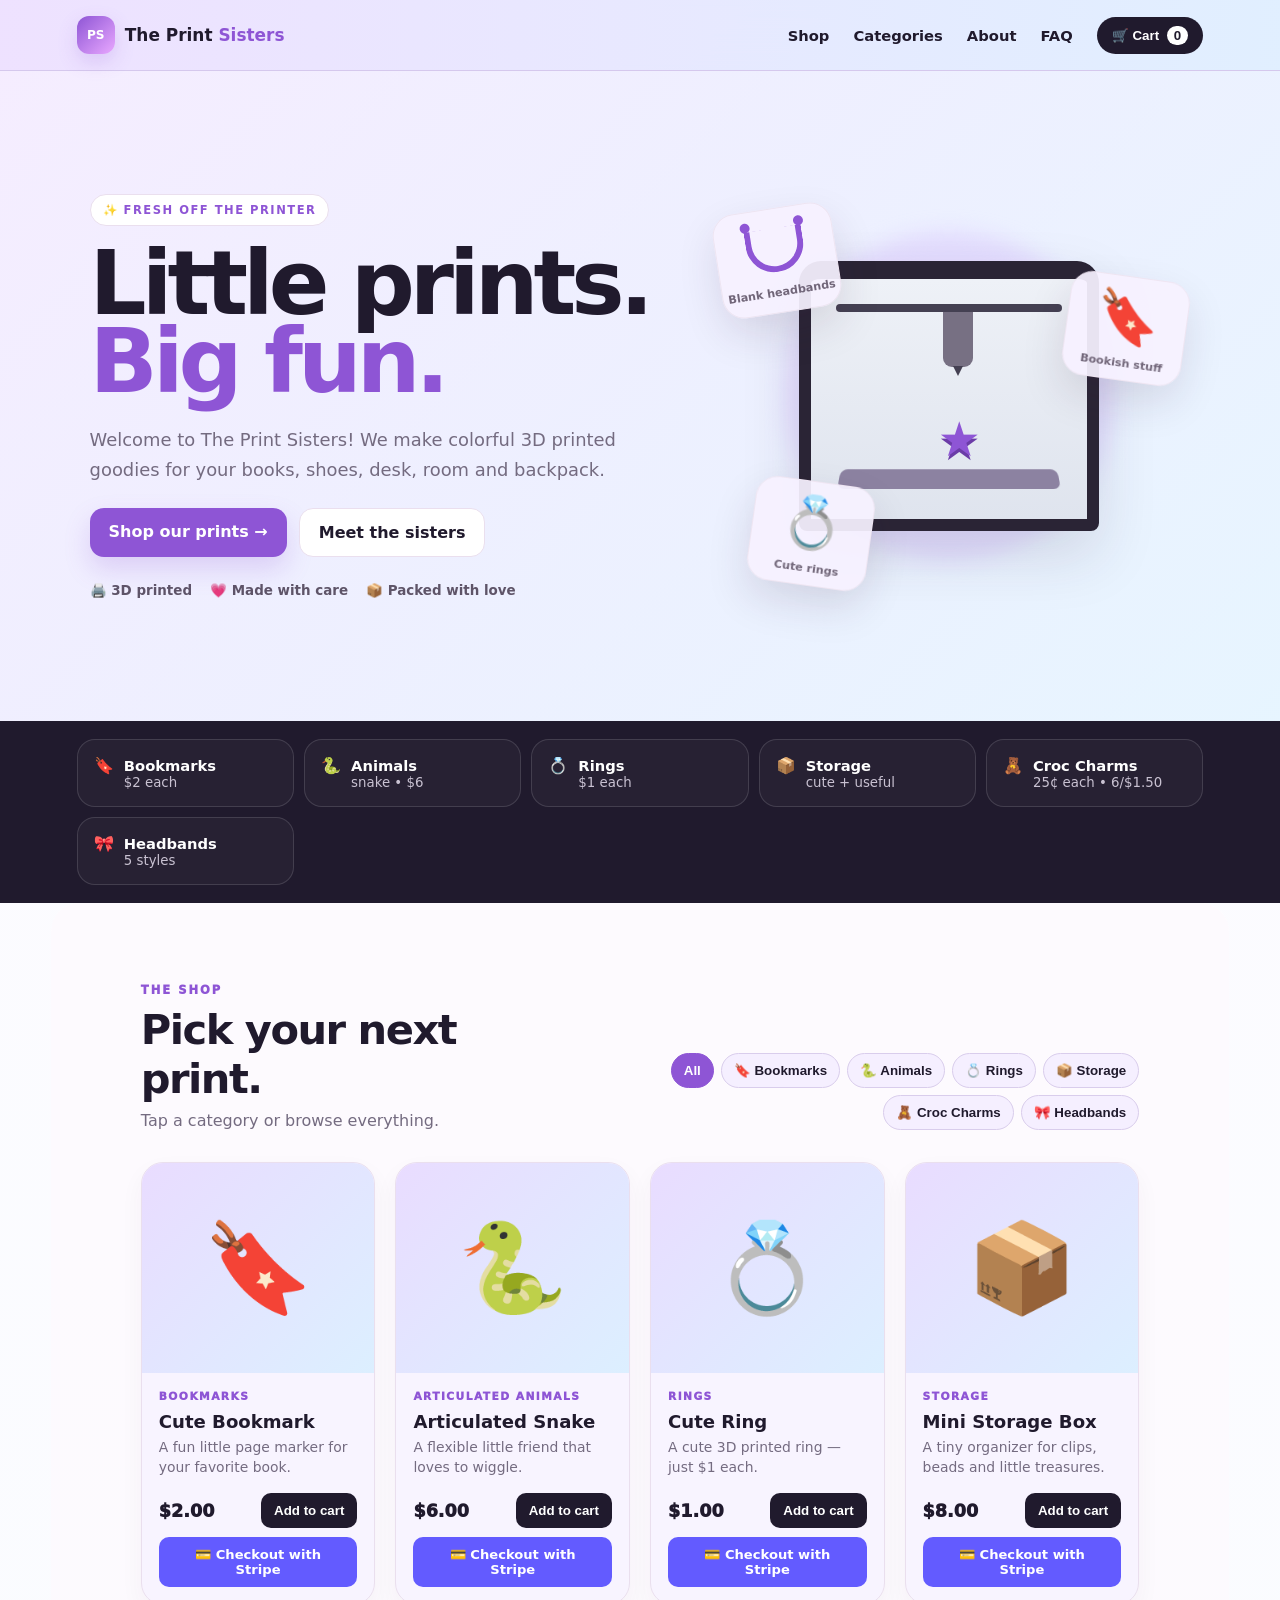
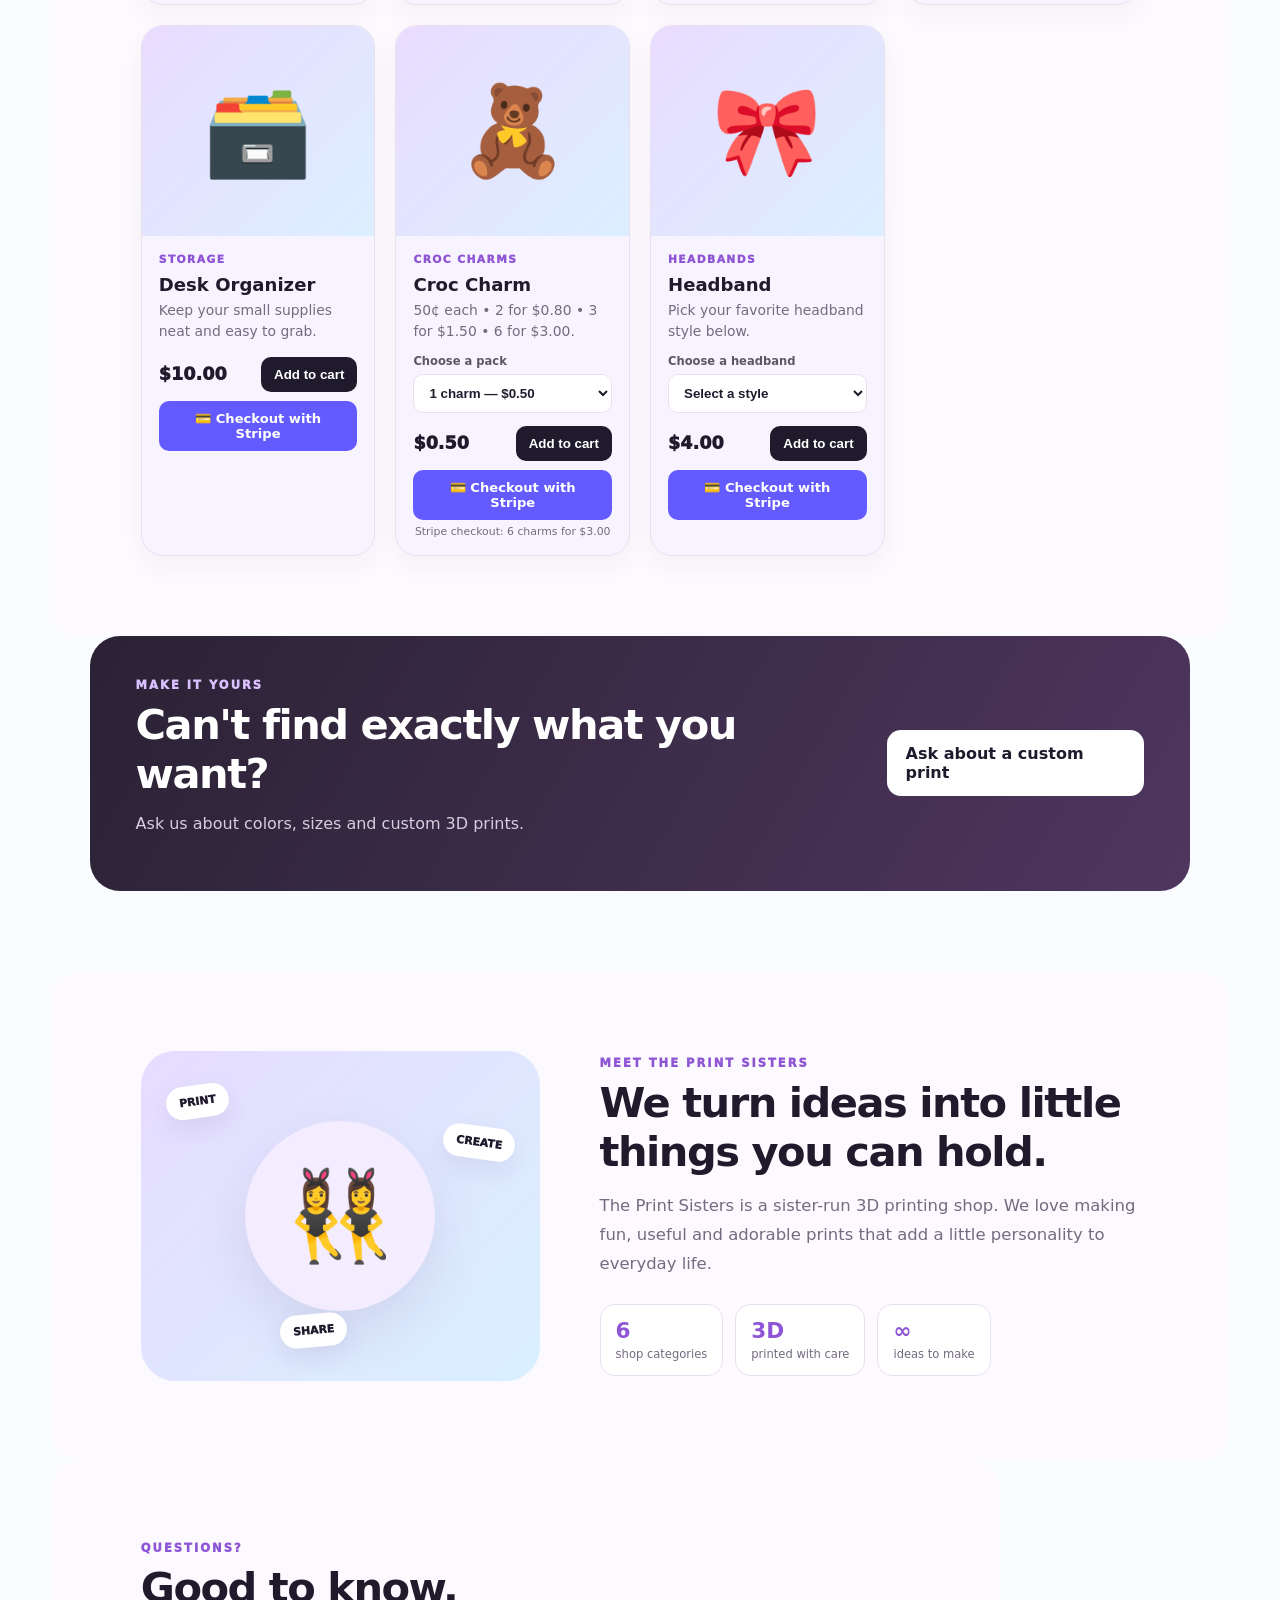
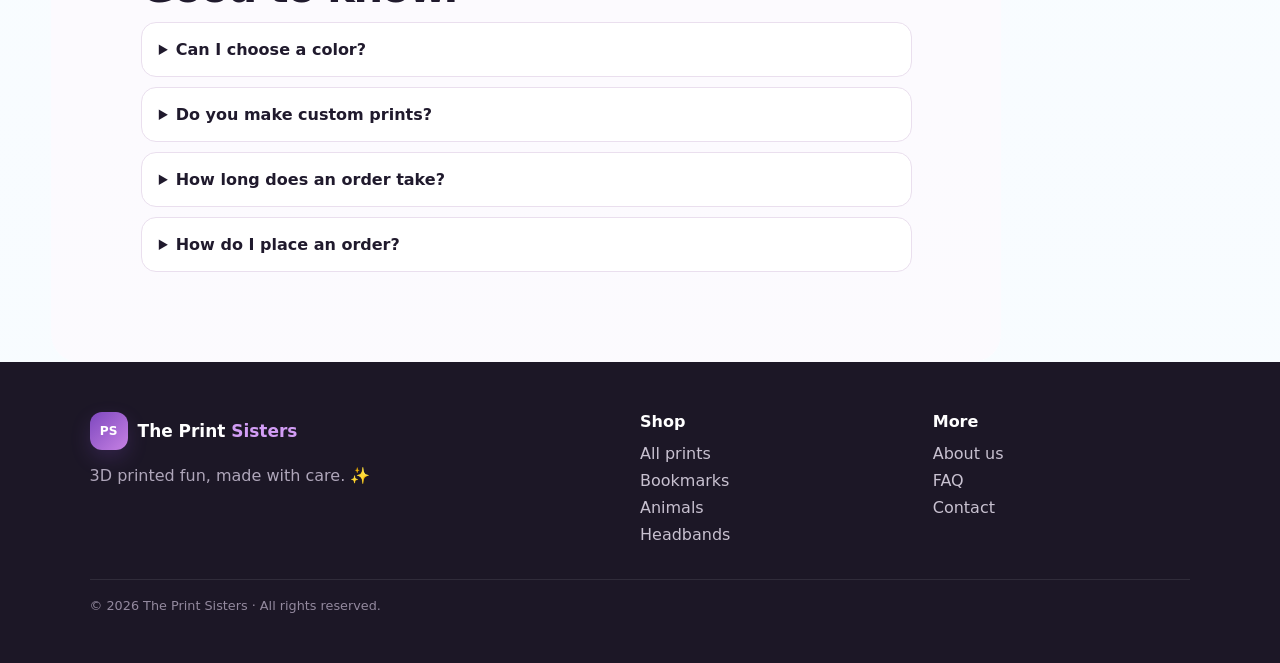
<file: index.html>
<!doctype html>
<html lang="en">
<head>
  <meta charset="utf-8">
  <meta name="viewport" content="width=device-width,initial-scale=1">
  <title>The Print Sisters | 3D Printed Fun</title>
  <meta name="description" content="The Print Sisters — bookmarks, articulated animals, rings, storage, Croc charms and headbands made with 3D printing.">
  <link rel="stylesheet" href="style.css">
</head>
<body>
<header class="nav">
  <a class="brand" href="#home"><span class="brand-mark">PS</span><span>The Print <b>Sisters</b></span></a>
  <nav class="links">
    <a href="#shop">Shop</a><a href="#categories">Categories</a><a href="#about">About</a><a href="#faq">FAQ</a>
    <button class="cart-open" onclick="toggleCart(true)">🛒 <span>Cart</span> <b id="cartCount">0</b></button>
  </nav>
  <button class="menu" onclick="toggleMenu()">☰</button>
</header>

<div id="mobileNav" class="mobile-nav">
  <a href="#shop" onclick="toggleMenu()">Shop</a><a href="#categories" onclick="toggleMenu()">Categories</a><a href="#about" onclick="toggleMenu()">About</a><a href="#faq" onclick="toggleMenu()">FAQ</a>
</div>

<main id="home">
  <section class="hero">
    <div class="hero-copy">
      <div class="pill">✨ FRESH OFF THE PRINTER</div>
      <h1>Little prints.<br><span>Big fun.</span></h1>
      <p>Welcome to The Print Sisters! We make colorful 3D printed goodies for your books, shoes, desk, room and backpack.</p>
      <div class="hero-actions"><a class="btn primary" href="#shop">Shop our prints →</a><a class="btn secondary" href="#about">Meet the sisters</a></div>
      <div class="trust"><span>🖨️ 3D printed</span><span>💗 Made with care</span><span>📦 Packed with love</span></div>
    </div>
    <div class="printer-scene" aria-label="3D printer illustration">
      <div class="glow"></div><div class="print-frame"><div class="top-rail"></div><div class="nozzle"></div><div class="print-bed"></div><div class="little-print">★</div></div>
      <div class="floating-card fc1"><div class="blank-headband" aria-hidden="true"></div><small>Blank headbands</small></div>
      <div class="floating-card fc2">🔖<small>Bookish stuff</small></div>
      <div class="floating-card fc3">💍<small>Cute rings</small></div>
    </div>
  </section>

  <section id="categories" class="cat-band">
    <a data-filter-link="bookmark" href="#shop">🔖 <b>Bookmarks</b><small>$2 each</small></a>
    <a data-filter-link="animal" href="#shop">🐍 <b>Animals</b><small>snake • $6</small></a>
    <a data-filter-link="ring" href="#shop">💍 <b>Rings</b><small>$1 each</small></a>
    <a data-filter-link="storage" href="#shop">📦 <b>Storage</b><small>cute + useful</small></a>
    <a data-filter-link="charm" href="#shop">🧸 <b>Croc Charms</b><small>25¢ each • 6/$1.50</small></a>
    <a data-filter-link="headband" href="#shop">🎀 <b>Headbands</b><small>5 styles</small></a>
  </section>

  <section id="shop" class="section shop">
    <div class="section-head">
      <div><div class="eyebrow">THE SHOP</div><h2>Pick your next print.</h2><p>Tap a category or browse everything.</p></div>
      <div class="filters">
        <button class="filter active" data-filter="all">All</button>
        <button class="filter" data-filter="bookmark">🔖 Bookmarks</button>
        <button class="filter" data-filter="animal">🐍 Animals</button>
        <button class="filter" data-filter="ring">💍 Rings</button>
        <button class="filter" data-filter="storage">📦 Storage</button>
        <button class="filter" data-filter="charm">🧸 Croc Charms</button>
        <button class="filter" data-filter="headband">🎀 Headbands</button>
      </div>
    </div>
    <div id="products" class="product-grid"></div>
  </section>

  <section class="banner">
    <div><div class="eyebrow light">MAKE IT YOURS</div><h2>Can't find exactly what you want?</h2><p>Ask us about colors, sizes and custom 3D prints.</p></div>
    <a class="btn white" href="mailto:sagelondon09@gmail.com?subject=Custom%20Print%20Request">Ask about a custom print</a>
  </section>

  <section id="about" class="section about">
    <div class="about-art"><div class="orb">👯‍♀️</div><span class="bubble b1">PRINT</span><span class="bubble b2">CREATE</span><span class="bubble b3">SHARE</span></div>
    <div class="about-copy"><div class="eyebrow">MEET THE PRINT SISTERS</div><h2>We turn ideas into little things you can hold.</h2><p>The Print Sisters is a sister-run 3D printing shop. We love making fun, useful and adorable prints that add a little personality to everyday life.</p><div class="mini-stats"><div><b>6</b><span>shop categories</span></div><div><b>3D</b><span>printed with care</span></div><div><b>∞</b><span>ideas to make</span></div></div></div>
  </section>

  <section id="faq" class="section faq">
    <div class="eyebrow">QUESTIONS?</div><h2>Good to know.</h2>
    <details><summary>Can I choose a color?</summary><p>Yes! Color choices can depend on the print. Ask us which colors are available for the item you want.</p></details>
    <details><summary>Do you make custom prints?</summary><p>Yes. Send us your idea and we can talk about the design, size and color.</p></details>
    <details><summary>How long does an order take?</summary><p>Most items are made to order. Your actual turnaround time should be listed here before you publish.</p></details>
    <details><summary>How do I place an order?</summary><p>Add items to your cart, then use the order button to send the order details to The Print Sisters.</p></details>
  </section>
</main>

<footer><div class="footer-brand"><a class="brand" href="#home"><span class="brand-mark">PS</span><span>The Print <b>Sisters</b></span></a><p>3D printed fun, made with care. ✨</p></div><div><b>Shop</b><a href="#shop">All prints</a><a href="#shop" data-footer-filter="bookmark">Bookmarks</a><a href="#shop" data-footer-filter="animal">Animals</a><a href="#shop" data-footer-filter="headband">Headbands</a></div><div><b>More</b><a href="#about">About us</a><a href="#faq">FAQ</a><a href="mailto:sagelondon09@gmail.com">Contact</a></div><div class="footer-bottom">© 2026 The Print Sisters · All rights reserved.</div></footer>

<div id="cartDrawer" class="overlay" onclick="outsideCart(event)">
  <aside class="cart-drawer"><div class="cart-top"><h2>Your cart 🛒</h2><button onclick="toggleCart(false)">×</button></div><div id="cartItems"></div><div class="cart-bottom"><div class="total"><span>Total</span><b id="cartTotal">$0.00</b></div><button class="btn primary full" onclick="sendOrder()">Place order request</button><p>We'll open an email with your order details. You can confirm the final price, color and pickup/shipping details with us.</p></div></aside>
</div>

<script src="script.js"></script>
</body></html>
</file>
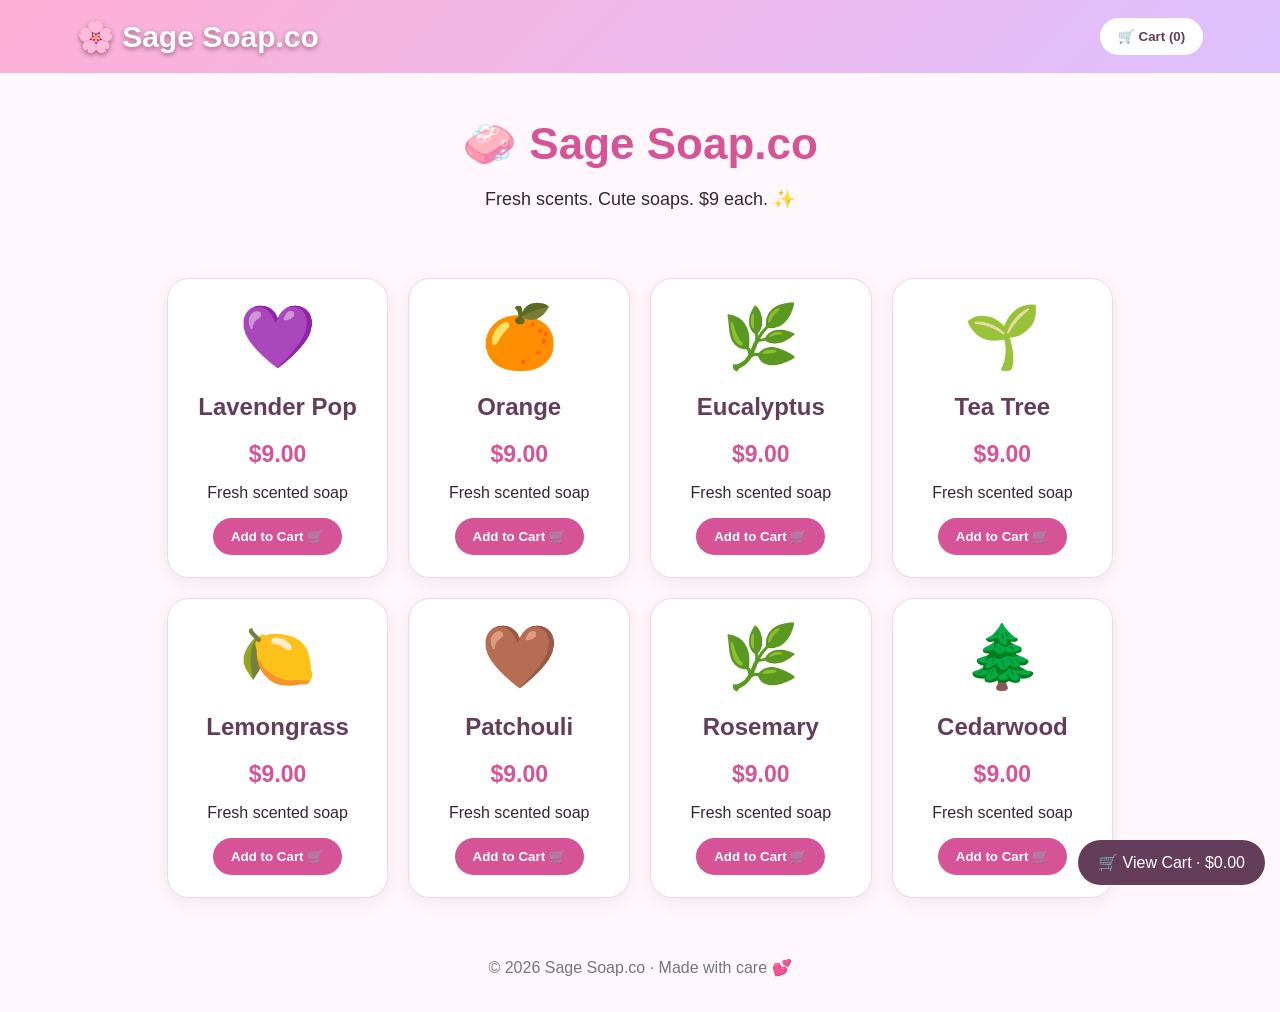
<file: index-2.html>
<!DOCTYPE html>
<html lang="en">
<head>
<meta charset="UTF-8">
<meta name="viewport" content="width=device-width, initial-scale=1.0">
<title>Sage Soap.co</title>
<style>
*{box-sizing:border-box}body{margin:0;font-family:Arial,sans-serif;background:#fff7fb;color:#332733}
header{background:linear-gradient(135deg,#ffafd5,#ddc1ff);padding:18px 6%;display:flex;justify-content:space-between;align-items:center;position:sticky;top:0;z-index:5}
.logo{font-size:30px;font-weight:800;color:#fff;text-shadow:0 2px 5px #9b6484}
button{border:0;border-radius:22px;padding:11px 18px;font-weight:bold;cursor:pointer}.cartBtn{background:#fff;color:#633d59}
.hero{text-align:center;padding:45px 20px 25px}.hero h1{font-size:44px;color:#d65396;margin:0 0 8px}.hero p{font-size:18px}
.products{display:grid;grid-template-columns:repeat(auto-fit,minmax(210px,1fr));gap:20px;padding:25px 6%;max-width:1100px;margin:auto}
.card{background:#fff;border-radius:22px;padding:22px;text-align:center;box-shadow:0 5px 18px #0001;border:1px solid #f1d8e6}.soap{font-size:62px}
.card h2{color:#633d59}.price{font-size:23px;font-weight:bold;color:#d55396;margin:10px}.add{background:#d55396;color:#fff}
.floating{position:fixed;right:15px;bottom:15px;background:#633d59;color:#fff;border-radius:25px;padding:13px 20px;z-index:10}
#checkout{display:none;background:#fff;max-width:800px;margin:30px auto;padding:30px;border-radius:25px;box-shadow:0 5px 20px #0002}
.item{display:flex;justify-content:space-between;align-items:center;padding:12px 0;border-bottom:1px solid #eee}
.qty button{padding:5px 10px;margin:0 3px;background:#eee}.remove{background:#ffdce9;padding:6px 10px}
input{width:100%;padding:13px;margin:6px 0;border:1px solid #ddd;border-radius:12px}.total{text-align:right;font-size:24px;font-weight:bold;margin:20px 0}
.payment-options{display:grid;gap:10px;margin:15px 0}
.payment-options label{display:block;background:#fff7fb;border:1px solid #ead5e2;border-radius:14px;padding:14px;cursor:pointer}
.payment-options input{width:auto;margin-right:10px}.primary{background:#d55396;color:#fff}.secondary{background:#777;color:#fff;margin-left:8px}footer{text-align:center;padding:35px;color:#777}
</style>
</head>
<body>
<header><div class="logo">🌸 Sage Soap.co</div><button class="cartBtn" onclick="showCheckout()">🛒 Cart (<span id="count">0</span>)</button></header>

<section class="hero"><h1>🧼 Sage Soap.co</h1><p>Fresh scents. Cute soaps. $9 each. ✨</p></section>
<section class="products" id="products"></section>
<div class="floating" onclick="showCheckout()">🛒 View Cart · $<span id="floatingTotal">0.00</span></div>

<section id="checkout">
<h1>🛍️ Checkout</h1><div id="cartItems"></div>
<div class="total">Total: $<span id="total">0.00</span></div>
<h2>📦 Shipping Information</h2>
<input id="name" placeholder="Full name"><input id="address" placeholder="Shipping address">
<input id="city" placeholder="City"><input id="state" placeholder="State"><input id="zip" placeholder="ZIP code">
<h2>💳 Payment Method</h2>
<p>Choose a payment method:</p>
<div class="payment-options">
  <label><input type="radio" name="payment" value="visa" checked> 💳 Visa</label>
  <label><input type="radio" name="payment" value="mastercard"> 💳 Mastercard</label>
  <label><input type="radio" name="payment" value="amex"> 💳 American Express</label>
  <label><input type="radio" name="payment" value="paypal"> 🅿️ PayPal</label>
  <label><input type="radio" name="payment" value="cashapp"> 💚 Cash App</label>
</div>
<p class="small">This is a checkout preview. It does not collect or store card numbers.</p>
<button class="primary" onclick="placeOrder()">Place Order</button>
<button class="secondary" onclick="backToShop()">Continue Shopping</button><p id="message"></p>
</section>
<footer>© 2026 Sage Soap.co · Made with care 💕</footer>

<script>
const soaps=[["💜","Lavender Pop"],["🍊","Orange"],["🌿","Eucalyptus"],["🌱","Tea Tree"],["🍋","Lemongrass"],["🤎","Patchouli"],["🌿","Rosemary"],["🌲","Cedarwood"]];
let cart=[];
const products=document.getElementById("products");
soaps.forEach((s,i)=>products.innerHTML+=`<div class="card"><div class="soap">${s[0]}</div><h2>${s[1]}</h2><div class="price">$9.00</div><p>Fresh scented soap</p><button class="add" onclick="add(${i})">Add to Cart 🛒</button></div>`);
function add(i){cart.push(i);update()}
function update(){document.getElementById("count").textContent=cart.length;document.getElementById("floatingTotal").textContent=(cart.length*9).toFixed(2)}
function showCheckout(){document.getElementById("checkout").style.display="block";document.getElementById("products").style.display="none";renderCart();scrollTo({top:0,behavior:"smooth"})}
function backToShop(){document.getElementById("checkout").style.display="none";document.getElementById("products").style.display="grid"}
function change(i,d){let p=cart.indexOf(i);if(d>0)cart.push(i);else if(p>=0)cart.splice(p,1);update();renderCart()}
function removeAll(i){cart=cart.filter(x=>x!==i);update();renderCart()}
function renderCart(){
 let box=document.getElementById("cartItems");
 if(!cart.length){box.innerHTML="<p>Your cart is empty. Add some soap first! 🧼💕</p>";}
 else{let c={};cart.forEach(i=>c[i]=(c[i]||0)+1);box.innerHTML=Object.keys(c).map(i=>`<div class="item"><span>${soaps[i][0]} ${soaps[i][1]} × ${c[i]}</span><span class="qty"><button onclick="change(${i},-1)">−</button>${c[i]}<button onclick="change(${i},1)">+</button> <button class="remove" onclick="removeAll(${i})">Remove</button></span><strong>$${(c[i]*9).toFixed(2)}</strong></div>`).join("")}
 document.getElementById("total").textContent=(cart.length*9).toFixed(2);
}
function placeOrder(){
 if(!cart.length){message("Please add a soap first.");return}
 if(!name.value.trim()||!address.value.trim()){message("Please enter your name and shipping address.");return}
 message("🎉 Your order is ready! A real payment provider must be connected before taking payments.")
}
function message(t){document.getElementById("message").textContent=t}
</script>
</body>
</html>
</file>
<file: style.css>
:root{--ink:#201a2d;--muted:#746b80;--purple:#8e55d5;--lav:#eee5ff;--pink:#ffddea;--cream:#fffafe;--line:#eadfee;--white:#fff}*{box-sizing:border-box}html{scroll-behavior:smooth}body{margin:0;font-family:Inter,ui-sans-serif,system-ui,-apple-system,Segoe UI,Arial,sans-serif;color:var(--ink);background:linear-gradient(135deg,#e8ddff 0%,#ddd7ff 45%,#d9efff 100%) no-repeat fixed}a{text-decoration:none;color:inherit}.nav{position:sticky;top:0;z-index:20;display:flex;align-items:center;justify-content:space-between;padding:16px 6%;background:linear-gradient(90deg,rgba(238,226,255,.94),rgba(225,240,255,.94));border-bottom:1px solid #d5c8ed;backdrop-filter:blur(14px)}.brand{display:flex;align-items:center;gap:10px;font-weight:800;font-size:1.06rem}.brand b{color:var(--purple)}.brand-mark{width:38px;height:38px;border-radius:12px;display:grid;place-items:center;background:linear-gradient(135deg,#8e55d5,#e9a8ff);color:#fff;font-size:.76rem;box-shadow:0 8px 20px #8e55d533}.links{display:flex;align-items:center;gap:24px;font-weight:700;font-size:.92rem}.links a:hover{color:var(--purple)}.cart-open{border:0;background:var(--ink);color:#fff;border-radius:999px;padding:11px 15px;font-weight:800;cursor:pointer}.cart-open b{background:#fff;color:var(--ink);padding:2px 7px;border-radius:999px;margin-left:4px}.menu{display:none;border:0;background:var(--ink);color:#fff;border-radius:10px;padding:8px 10px;font-size:1.1rem}.mobile-nav{display:none}.hero{min-height:650px;padding:75px 7%;display:grid;grid-template-columns:1.08fr .92fr;align-items:center;gap:50px;background:linear-gradient(135deg,rgba(242,233,255,.82),rgba(226,242,255,.86))}.pill{display:inline-block;padding:8px 12px;border-radius:999px;background:#fff;border:1px solid var(--line);font-size:.72rem;font-weight:900;letter-spacing:1.5px;color:var(--purple)}h1{font-size:clamp(3.5rem,7vw,6.7rem);line-height:.88;letter-spacing:-5px;margin:18px 0 24px}h1 span{color:var(--purple)}.hero-copy>p{max-width:580px;color:var(--muted);font-size:1.12rem;line-height:1.65}.hero-actions{display:flex;gap:12px;flex-wrap:wrap;margin-top:24px}.btn{display:inline-block;border-radius:14px;padding:14px 19px;font-weight:900}.btn.primary{background:var(--purple);color:white;box-shadow:0 12px 26px #8e55d536}.btn.secondary{background:#fff;border:1px solid var(--line)}.btn.white{background:#fff;color:var(--ink)}.trust{display:flex;gap:18px;flex-wrap:wrap;margin-top:26px;color:#5e5468;font-size:.84rem;font-weight:700}.printer-scene{position:relative;height:420px;display:grid;place-items:center}.glow{position:absolute;width:330px;height:330px;border-radius:50%;background:#d8c0ff66;filter:blur(10px)}.print-frame{position:relative;width:300px;height:270px;border:12px solid #2a2435;border-top-width:18px;border-radius:22px 22px 8px 8px;background:linear-gradient(#eef1f7,#dfe4ee);box-shadow:0 25px 60px #30233c22}.top-rail{position:absolute;left:25px;right:25px;top:25px;height:8px;border-radius:8px;background:#444052}.nozzle{position:absolute;top:33px;left:132px;width:30px;height:55px;border-radius:0 0 9px 9px;background:#777083}.nozzle:after{content:"";position:absolute;bottom:-9px;left:10px;border-left:5px solid transparent;border-right:5px solid transparent;border-top:10px solid #444052}.print-bed{position:absolute;left:28px;right:28px;bottom:30px;height:20px;border-radius:7px;background:#8c82a1;transform:perspective(80px) rotateX(8deg)}.little-print{position:absolute;bottom:52px;left:127px;color:#8e55d5;font-size:3rem;text-shadow:0 4px 0 #6b3ca7}.floating-card{position:absolute;z-index:2;width:120px;min-height:105px;border-radius:22px;background:rgba(247,241,255,.93);display:grid;place-items:center;box-shadow:0 18px 40px #38233c20;font-size:3.2rem;border:1px solid #eee5f2}.floating-card small{font-size:.7rem;font-weight:900;color:#716679;margin-top:-12px}.fc1{left:2%;top:22px;transform:rotate(-9deg)}.fc2{right:1%;top:90px;transform:rotate(8deg)}.fc3{left:9%;bottom:20px;transform:rotate(8deg)}.cat-band{display:grid;grid-template-columns:repeat(5,1fr);gap:10px;padding:18px 6%;background:var(--ink);color:#fff}.cat-band a{padding:16px;border:1px solid #ffffff22;border-radius:18px;background:#ffffff08;display:grid;grid-template-columns:auto 1fr;column-gap:10px;align-items:center}.cat-band a:hover{background:#ffffff14}.cat-band a:first-letter{font-size:1.5rem}.cat-band b{font-size:.92rem}.cat-band small{grid-column:2;color:#c9c2d2}.section{padding:80px 7%;background:rgba(244,237,255,.42)}.section-head{display:flex;align-items:end;justify-content:space-between;gap:25px;margin-bottom:32px}.eyebrow{font-size:.72rem;font-weight:1000;letter-spacing:2px;color:var(--purple)}.eyebrow.light{color:#d9c0ff}h2{font-size:2.6rem;letter-spacing:-1.5px;margin:8px 0}.section-head p{color:var(--muted);margin:0}.filters{display:flex;gap:7px;flex-wrap:wrap;justify-content:flex-end}.filter{border:1px solid #d9cdec;background:#f5efff;padding:9px 12px;border-radius:999px;font-weight:800;cursor:pointer;color:var(--ink)}.filter.active,.filter:hover{background:var(--purple);color:#fff;border-color:var(--purple)}.product-grid{display:grid;grid-template-columns:repeat(4,1fr);gap:20px}.product{background:rgba(248,244,255,.95);border:1px solid var(--line);border-radius:22px;overflow:hidden;box-shadow:0 10px 25px #3b234a0b;transition:transform .2s,box-shadow .2s}.product:hover{transform:translateY(-5px);box-shadow:0 20px 45px #3b234a18}.product-art{height:210px;display:grid;place-items:center;font-size:5.5rem;background:linear-gradient(135deg,#e9dcff,#dcefff)}.product-body{padding:17px}.tag{font-size:.67rem;text-transform:uppercase;letter-spacing:1.4px;color:var(--purple);font-weight:950}.product h3{margin:8px 0 5px;font-size:1.13rem}.product p{margin:0 0 16px;color:var(--muted);line-height:1.45;font-size:.87rem;min-height:40px}.row{display:flex;align-items:center;justify-content:space-between;gap:10px}.price{font-weight:950;font-size:1.1rem}.add{border:0;background:var(--ink);color:#fff;padding:10px 13px;border-radius:10px;font-weight:900;cursor:pointer}.banner{margin:0 7% 80px;border-radius:30px;padding:42px 46px;background:linear-gradient(120deg,#2a2234,#4f365f);color:#fff;display:flex;align-items:center;justify-content:space-between;gap:30px}.banner h2{margin-bottom:7px}.banner p{color:#d5cedd}.about{display:grid;grid-template-columns:.85fr 1.15fr;gap:60px;align-items:center}.about-art{min-height:330px;position:relative;display:grid;place-items:center;background:linear-gradient(135deg,#e7dcff,#d9f0ff);border-radius:34px;overflow:hidden}.orb{width:190px;height:190px;border-radius:50%;display:grid;place-items:center;font-size:5.5rem;background:#f4ecff;box-shadow:0 20px 50px #6e528222}.bubble{position:absolute;padding:10px 13px;background:#fff;border-radius:999px;font-weight:950;font-size:.68rem;box-shadow:0 10px 25px #45334d16}.b1{top:34px;left:25px;transform:rotate(-8deg)}.b2{right:24px;top:75px;transform:rotate(8deg)}.b3{bottom:34px;left:35%;transform:rotate(-5deg)}.about-copy>p{color:var(--muted);line-height:1.75;font-size:1.03rem}.mini-stats{display:flex;gap:12px;margin-top:25px}.mini-stats div{background:#fff;border:1px solid var(--line);border-radius:15px;padding:13px 15px;min-width:100px}.mini-stats b{display:block;font-size:1.35rem;color:var(--purple)}.mini-stats span{font-size:.72rem;color:var(--muted)}.faq{max-width:950px;margin:auto}.faq details{background:#fff;border:1px solid var(--line);border-radius:15px;padding:17px;margin:10px 0}.faq summary{font-weight:900;cursor:pointer}.faq details p{color:var(--muted);line-height:1.6;margin-bottom:0}footer{background:#1c1726;color:#fff;padding:50px 7%;display:grid;grid-template-columns:2fr 1fr 1fr;gap:35px;position:relative}.footer-brand p{color:#afa6ba}.footer-brand .brand{color:#fff}.footer-brand .brand b{color:#d29df5}.footer-brand .brand-mark{background:linear-gradient(135deg,#7e48bf,#c681e3)}footer>div:not(.footer-brand):not(.footer-bottom){display:flex;flex-direction:column;gap:8px}footer>div:not(.footer-brand):not(.footer-bottom) b{margin-bottom:5px}footer>div:not(.footer-brand):not(.footer-bottom) a{color:#c8c1d0}.footer-bottom{grid-column:1/-1;border-top:1px solid #ffffff17;padding-top:18px;color:#93899e;font-size:.8rem}.overlay{position:fixed;inset:0;background:#140d1a99;z-index:50;display:none;justify-content:flex-end}.overlay.open{display:flex}.cart-drawer{width:min(470px,100%);height:100%;background:#fff;padding:22px;display:flex;flex-direction:column;box-shadow:-20px 0 60px #20132533}.cart-top{display:flex;align-items:center;justify-content:space-between}.cart-top h2{font-size:1.65rem}.cart-top button{border:0;background:none;font-size:2rem;cursor:pointer}.cart-items{overflow:auto;flex:1}.cart-row{display:flex;align-items:center;justify-content:space-between;gap:12px;padding:15px 0;border-bottom:1px solid #eee7f0}.cart-row small{color:var(--muted)}.qty{display:flex;align-items:center;gap:6px}.qty button{border:1px solid var(--line);background:#fff;border-radius:7px;padding:5px 8px;cursor:pointer}.cart-bottom{padding-top:14px}.total{display:flex;justify-content:space-between;font-size:1.2rem;margin-bottom:14px}.full{width:100%;border:0;cursor:pointer}.cart-bottom p{font-size:.74rem;line-height:1.45;color:var(--muted);text-align:center}@media(max-width:1000px){.product-grid{grid-template-columns:repeat(2,1fr)}.cat-band{grid-template-columns:repeat(3,1fr)}.hero{grid-template-columns:1fr}.printer-scene{order:-1;max-width:620px;width:100%;margin:auto}.about{grid-template-columns:1fr}.section-head{align-items:start;flex-direction:column}.filters{justify-content:flex-start}}@media(max-width:700px){.links{display:none}.menu{display:block}.mobile-nav{background:#fff;border-bottom:1px solid var(--line);padding:12px 6%;gap:12px;flex-wrap:wrap}.mobile-nav.open{display:flex}.mobile-nav a{font-weight:800}.hero{padding:50px 6%}.hero h1{letter-spacing:-3px}.printer-scene{height:330px}.print-frame{transform:scale(.82)}.floating-card{width:95px;min-height:85px;font-size:2.5rem}.cat-band{display:flex;overflow:auto;padding:12px 5%}.cat-band a{min-width:170px}.section{padding:60px 6%}.product-grid{grid-template-columns:1fr 1fr;gap:12px}.product-art{height:165px;font-size:4rem}.banner{margin:0 6% 60px;padding:28px;flex-direction:column;align-items:flex-start}.banner h2{font-size:2rem}footer{grid-template-columns:1fr 1fr;padding:40px 6%}.footer-brand,.footer-bottom{grid-column:1/-1}}@media(max-width:450px){.product-grid{grid-template-columns:1fr}.filters{display:grid;grid-template-columns:1fr 1fr;width:100%}.filter{width:100%}.hero-actions{flex-direction:column}.hero-actions .btn{text-align:center}.trust{flex-direction:column;gap:8px}.floating-card{display:none}.mini-stats{flex-wrap:wrap}footer{grid-template-columns:1fr}}
.choice-label{display:block;font-size:.72rem;font-weight:900;margin:-3px 0 6px;color:#5f5568}.choice{width:100%;padding:10px 11px;border:1px solid #eadfee;border-radius:10px;background:#fff;color:#201a2d;font-weight:700;margin:0 0 13px}.choice:focus{outline:2px solid #8e55d555;border-color:#8e55d5}

.section.shop,.section.about,.section.faq{background:rgba(255,250,254,.58);border-radius:28px;margin-left:4%;margin-right:4%}

.stripe-buy{display:block;text-align:center;margin-top:9px;padding:10px 12px;border-radius:10px;background:#635bff;color:#fff;font-size:.82rem;font-weight:900}.stripe-buy:hover{filter:brightness(.96)}.stripe-note{display:block;text-align:center;color:#756b7e;font-size:.68rem;margin-top:5px}

.headband-examples{display:grid;grid-template-columns:1fr 1fr;gap:8px;margin:-4px 0 13px}.headband-examples>div{border:1px solid var(--line);border-radius:12px;background:#f7f7f7;padding:6px;text-align:center}.headband-examples img{width:100%;height:88px;object-fit:cover;border-radius:8px;display:block}.headband-examples span{display:block;font-size:.63rem;font-weight:800;color:#756b7e;line-height:1.25;padding:5px 1px 1px}

.blank-headband{width:58px;height:44px;border:6px solid #8e55d5;border-bottom:0;border-radius:70px 70px 0 0;position:relative;transform:rotate(180deg);margin-top:6px}
.blank-headband:before,.blank-headband:after{content:"";position:absolute;bottom:-9px;width:10px;height:10px;border-radius:50%;background:#8e55d5}
.blank-headband:before{left:-9px}.blank-headband:after{right:-9px}
.headband-examples{display:none!important}
.hero{background:linear-gradient(135deg,rgba(247,239,255,.88),rgba(232,246,255,.9))}

main{background:linear-gradient(180deg,rgba(236,225,255,.12),rgba(214,238,255,.18))} .product-grid,.filters,.hero-actions{isolation:isolate}
</file>
